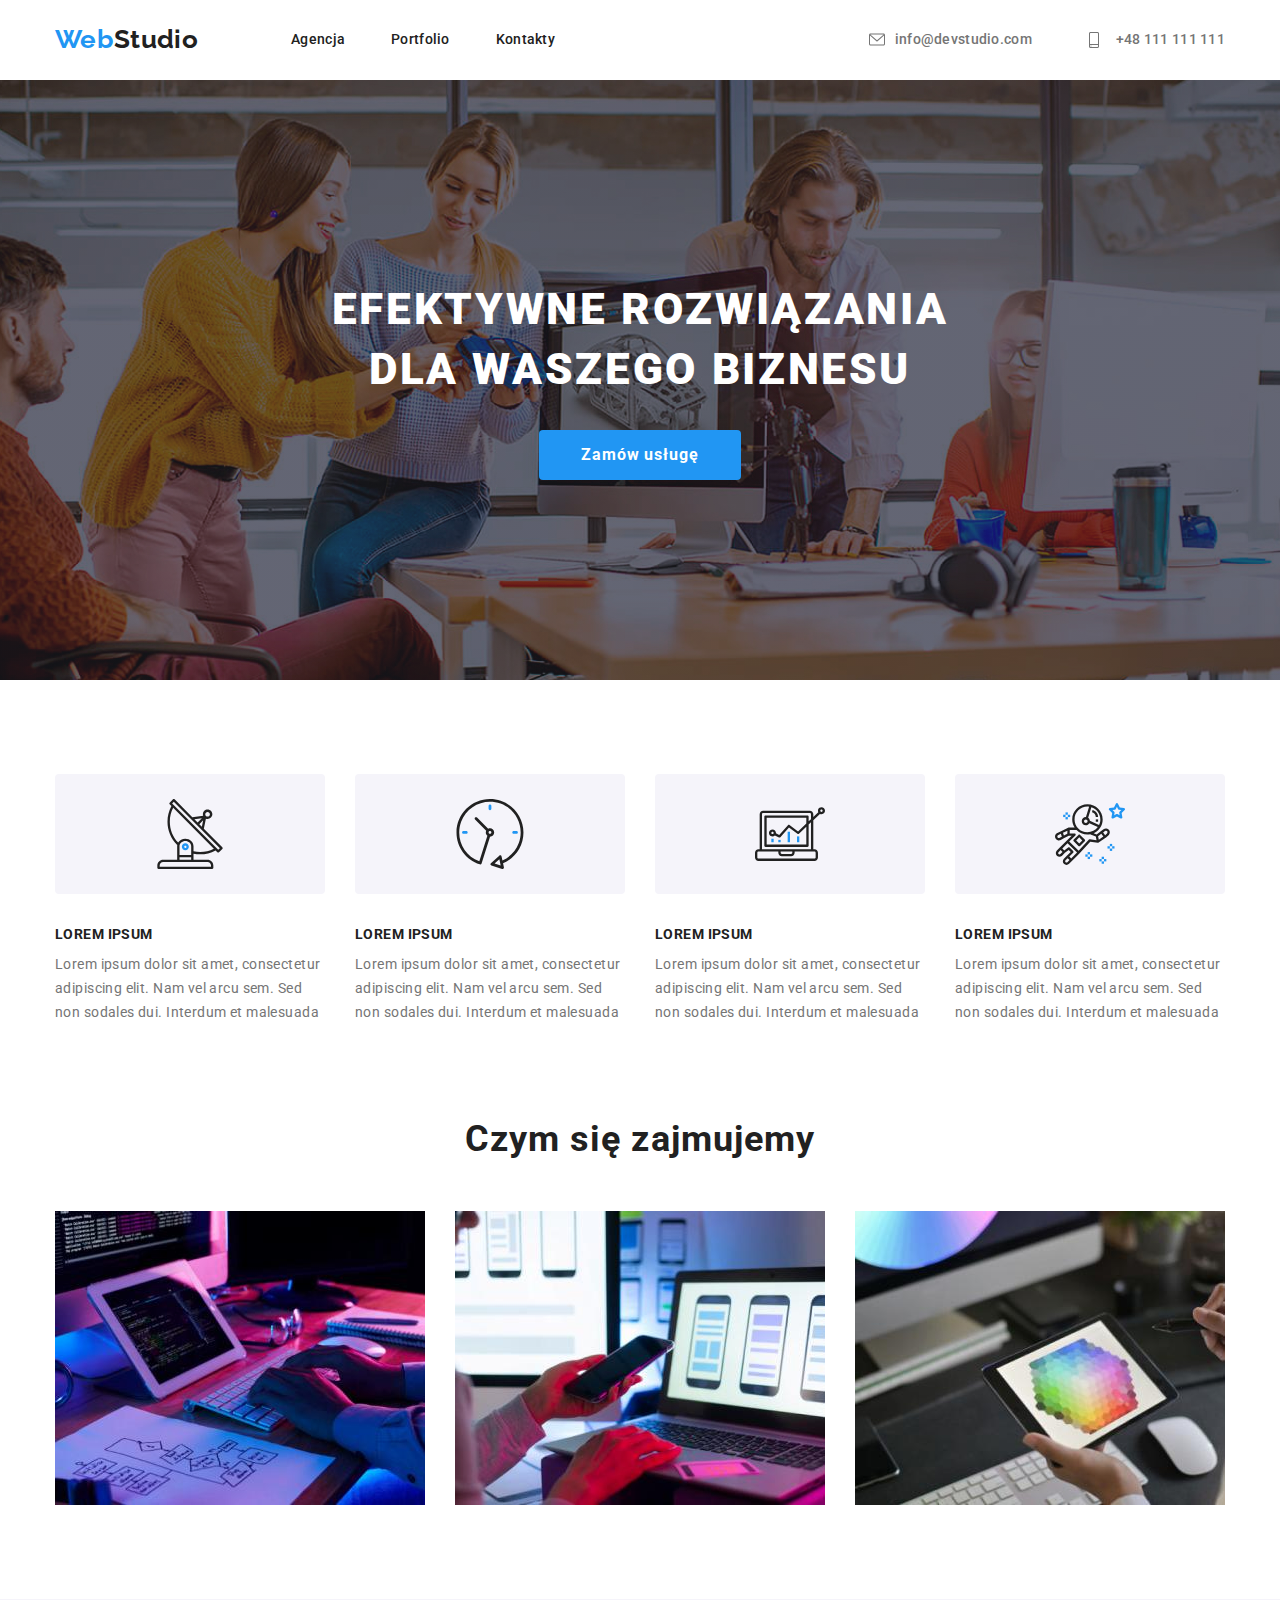
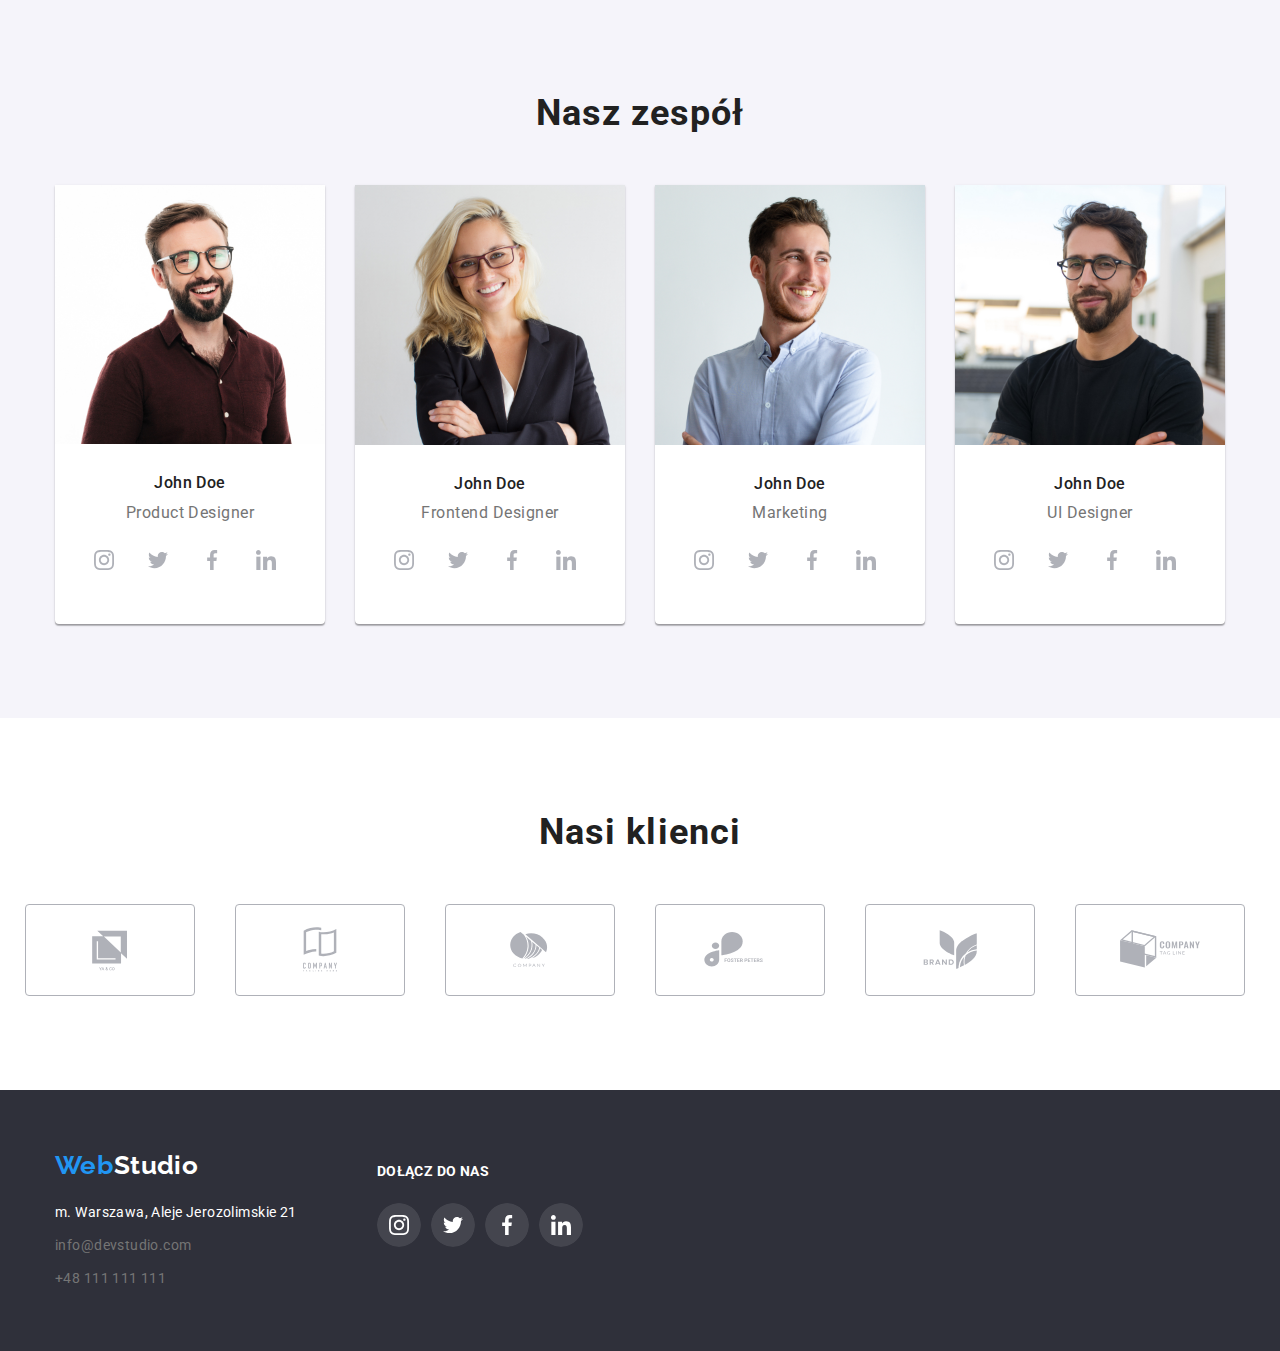
<file: index.html>
<!DOCTYPE html>
<html lang="pl">
	<head>
		<meta charset="UTF-8" />
		<meta http-equiv="X-UA-Compatible" content="IE=edge" />
		<meta name="viewport" content="width=device-width, initial-scale=1.0" />
		<link
			rel="stylesheet"
			href="https://cdnjs.cloudflare.com/ajax/libs/modern-normalize/1.0.0/modern-normalize.min.css"
		/>
		<link rel="stylesheet" href="./css/styles.css" />
		<link rel="preconnect" href="https://fonts.googleapis.com" />
		<link rel="preconnect" href="https://fonts.gstatic.com" crossorigin />
		<link
			href="https://fonts.googleapis.com/css2?family=Raleway:wght@700&family=Roboto:wght@400;500;700;900&display=swap"
			rel="stylesheet"
		/>
		<title>goit-markup-hw-04</title>
	</head>
	<body>
		<div class="container">
			<header class="header">
				<a class="logo-header" href="index.html">
					Web
					<span class="logo-black">Studio</span>
				</a>
				<nav>
					<ul class="navigation">
						<li><a class="navigation-link" href="index.html">Agencja</a></li>
						<li><a class="navigation-link" href="portfolio.html">Portfolio</a></li>
						<li><a class="navigation-link" href="index.html">Kontakty</a></li>
					</ul>
				</nav>
				<div class="contacts">
					<a class="contact-mail-header" href="info@devstudio.com">
						<svg class="mail-icon" width="16" height="21">
							<use href="images\icons.svg#icon-envelope"></use>
						</svg>
						info@devstudio.com
					</a>
					<a class="contact-phone-header" href="+48111111111">
						<svg class="phone-icon" width="24" height="16">
							<use href="images\icons.svg#icon-smartphone"></use>
						</svg>
						+48 111 111 111
					</a>
				</div>
			</header>
		</div>

		<main>
			<section class="banner">
				<div class="container">
					<h1 class="banner-text">EFEKTYWNE ROZWIĄZANIA DLA WASZEGO BIZNESU</h1>
					<button class="banner-button" type="button">Zamów usługę</button>
				</div>
			</section>

			<section class="lorem-section">
				<div class="container">
					<ul class="lorem-list">
						<li class="lorem-article">
							<svg class="lorem-icon" width="70" height="70">
								<use href="images\icons.svg#icon-antenna"></use>
							</svg>
							<h3 class="lorem4header">LOREM IPSUM</h3>
							<p class="lorem4text">
								Lorem ipsum dolor sit amet, consectetur adipiscing elit. Nam vel arcu sem. Sed non sodales dui. Interdum
								et malesuada
							</p>
						</li>
						<li class="lorem-article">
							<svg class="lorem-icon" width="70" height="70">
								<use href="images\icons.svg#icon-clock"></use>
							</svg>
							<h3 class="lorem4header">LOREM IPSUM</h3>
							<p class="lorem4text">
								Lorem ipsum dolor sit amet, consectetur adipiscing elit. Nam vel arcu sem. Sed non sodales dui. Interdum
								et malesuada
							</p>
						</li>
						<li class="lorem-article">
							<svg class="lorem-icon" width="70" height="70">
								<use href="images\icons.svg#icon-diagram"></use>
							</svg>
							<h3 class="lorem4header">LOREM IPSUM</h3>
							<p class="lorem4text">
								Lorem ipsum dolor sit amet, consectetur adipiscing elit. Nam vel arcu sem. Sed non sodales dui. Interdum
								et malesuada
							</p>
						</li>
						<li class="lorem-article">
							<svg class="lorem-icon" width="70" height="70">
								<use href="images\icons.svg#icon-astronaut"></use>
							</svg>
							<h3 class="lorem4header">LOREM IPSUM</h3>
							<p class="lorem4text">
								Lorem ipsum dolor sit amet, consectetur adipiscing elit. Nam vel arcu sem. Sed non sodales dui. Interdum
								et malesuada
							</p>
						</li>
					</ul>
				</div>
			</section>

			<section class="jobs-section">
				<div class="container">
					<h2 class="what-we-do">Czym się zajmujemy</h2>
					<ul class="jobs-list">
						<li>
							<img
								src="images/close-up-image-programer-working-his-desk-office.jpg"
								alt="close-up-image-programer-working-his-desk-office"
								width="370"
								height="294"
							/>
						</li>
						<li>
							<img
								src="images/web-ui-designers-are-developing-application-smartphones-team-creators-is-working-interface-mobile-phones.jpg"
								alt="web-ui-designers-are-developing-application-smartphones-team-creators-is-working-interface-mobile-phones"
								width="370"
								height="294"
							/>
						</li>
						<li>
							<img
								src="images/creative-artist-web-design-with-working-colour-selection-graphic-tablet.jpg"
								alt="creative-artist-web-design-with-working-colour-selection-graphic-tablet"
								width="370"
								height="294"
							/>
						</li>
					</ul>
				</div>
			</section>

			<section class="staff-section">
				<div class="container">
					<h2 class="our-staff">Nasz zespół</h2>
					<ul class="workplace-list">
						<li class="workplace">
							<img
								src="images/john_doe_product_designer.jpg"
								alt="john_doe_product_designer"
								width="270"
								height="260"
							/>
							<div class="staff-workplace">
								<h3 class="staff-names">John Doe</h3>
								<p class="staff-position">Product Designer</p>

								<ul class="social">
									<li>
										<a href="" class="social-links">
											<svg class="social-icon">
												<use href="images\icons.svg#icon-instagram_icon_clear"></use>
											</svg>
										</a>
									</li>

									<li>
										<a href="" class="social-links">
											<svg class="social-icon">
												<use href="images\icons.svg#icon-twitter_icon_clear"></use>
											</svg>
										</a>
									</li>

									<li>
										<a href="" class="social-links">
											<svg class="social-icon">
												<use href="images\icons.svg#icon-facebook_icon_clear"></use>
											</svg>
										</a>
									</li>

									<li>
										<a href="" class="social-links">
											<svg class="social-icon">
												<use href="images\icons.svg#icon-lindedin_icon_clear"></use>
											</svg>
										</a>
									</li>
								</ul>
							</div>
						</li>
						<li class="workplace">
							<img
								src="images/john_doe_fronted_developer.jpg"
								alt="john_doe_product_designer"
								width="270"
								height="260"
							/>
							<div class="staff-workplace">
								<h3 class="staff-names">John Doe</h3>
								<p class="staff-position">Frontend Designer</p>
								<ul class="social">
									<li class="social-item">
										<a href="" class="social-links">
											<svg class="social-icon">
												<use href="images\icons.svg#icon-instagram_icon_clear"></use>
											</svg>
										</a>
									</li>

									<li class="social-item">
										<a href="" class="social-links">
											<svg class="social-icon">
												<use href="images\icons.svg#icon-twitter_icon_clear"></use>
											</svg>
										</a>
									</li>

									<li class="social-item">
										<a href="" class="social-links">
											<svg class="social-icon">
												<use href="images\icons.svg#icon-facebook_icon_clear"></use>
											</svg>
										</a>
									</li>

									<li class="social-item">
										<a href="" class="social-links">
											<svg class="social-icon">
												<use href="images\icons.svg#icon-lindedin_icon_clear"></use>
											</svg>
										</a>
									</li>
								</ul>
							</div>
						</li>
						<li class="workplace">
							<img src="images/john_doe_marketing.jpg" alt="john_doe_marketing" width="270" height="260" />
							<div class="staff-workplace">
								<h3 class="staff-names">John Doe</h3>
								<p class="staff-position">Marketing</p>
								<ul class="social">
									<li class="social-item">
										<a href="" class="social-links">
											<svg class="social-icon">
												<use href="images\icons.svg#icon-instagram_icon_clear"></use>
											</svg>
										</a>
									</li>

									<li class="social-item">
										<a href="" class="social-links">
											<svg class="social-icon">
												<use href="images\icons.svg#icon-twitter_icon_clear"></use>
											</svg>
										</a>
									</li>

									<li class="social-item">
										<a href="" class="social-links">
											<svg class="social-icon">
												<use href="images\icons.svg#icon-facebook_icon_clear"></use>
											</svg>
										</a>
									</li>

									<li class="social-item">
										<a href="" class="social-links">
											<svg class="social-icon">
												<use href="images\icons.svg#icon-lindedin_icon_clear"></use>
											</svg>
										</a>
									</li>
								</ul>
							</div>
						</li>
						<li class="workplace">
							<img src="images/john_doe_ui_designer.jpg" alt="john_ui_designer" width="270" height="260" />
							<div class="staff-workplace">
								<h3 class="staff-names">John Doe</h3>
								<p class="staff-position">UI Designer</p>
								<ul class="social">
									<li class="social-item">
										<a href="" class="social-links">
											<svg class="social-icon">
												<use href="images\icons.svg#icon-instagram_icon_clear"></use>
											</svg>
										</a>
									</li>

									<li class="social-item">
										<a href="" class="social-links">
											<svg class="social-icon">
												<use href="images\icons.svg#icon-twitter_icon_clear"></use>
											</svg>
										</a>
									</li>

									<li class="social-item">
										<a href="" class="social-links">
											<svg class="social-icon">
												<use href="images\icons.svg#icon-facebook_icon_clear"></use>
											</svg>
										</a>
									</li>

									<li class="social-item">
										<a href="" class="social-links">
											<svg class="social-icon">
												<use href="images\icons.svg#icon-lindedin_icon_clear"></use>
											</svg>
										</a>
									</li>
								</ul>
							</div>
						</li>
					</ul>
				</div>
			</section>
		</main>

		<section class="customers">
			<div class="container">
				<h2 class="our-customers">Nasi klienci</h2>
				<ul class="firm-list">
					<li>
						<a href="" class="firm-item">
							<svg class="firm-logo">
								<use href="images\icons.svg#icon-client_logo_first"></use>
							</svg>
						</a>
					</li>

					<li>
						<a href="" class="firm-item">
							<svg class="firm-logo">
								<use href="images\icons.svg#icon-client_logo_second"></use>
							</svg>
						</a>
					</li>

					<li>
						<a href="" class="firm-item">
							<svg class="firm-logo">
								<use href="images\icons.svg#icon-client_logo_third"></use>
							</svg>
						</a>
					</li>

					<li>
						<a href="" class="firm-item">
							<svg class="firm-logo">
								<use href="images\icons.svg#icon-client_logo_fourth"></use>
							</svg>
						</a>
					</li>

					<li>
						<a href="" class="firm-item">
							<svg class="firm-logo">
								<use href="images\icons.svg#icon-client_logo_fifth"></use>
							</svg>
						</a>
					</li>

					<li>
						<a href="" class="firm-item">
							<svg class="firm-logo">
								<use href="images\icons.svg#icon-client_logo_sixth"></use>
							</svg>
						</a>
					</li>
				</ul>
			</div>
		</section>

		<footer class="footer">
			<div class="container">
				<div class="footer-section">
					<div class="footer-address">
						<a class="logo-footer" href="index.html">
							Web
							<span class="logo-white">Studio</span>
						</a>
						<address>
							<ul class="address">
								<li class="contacts-lists">
									<a href="https://goo.gl/maps/r6bCJQhEKpcZBL9J8" target="_blank">
										<span class="localization-address">m. Warszawa, Aleje Jerozolimskie 21</span>
									</a>
								</li>
								<li class="contacts-lists">
									<a href="index.html"><span class="contact-mail-footer">info@devstudio.com</span></a>
								</li>
								<li class="contacts-lists">
									<a href="index.html"><span class="contact-phone-footer">+48 111 111 111</span></a>
								</li>
							</ul>
						</address>
					</div>
					<div class="footer-medias-links">
						<div class="container-social-link">
							<h3 class="footer-title-join-us">DOŁĄCZ DO NAS</h3>
							<ul class="footer-medias">
								<li>
									<a href="" class="footer-social-item">
										<svg class="footer-social-icon">
											<use href="images\icons.svg#icon-instagram_icon_footer"></use>
										</svg>
									</a>
								</li>
								<li>
									<a href="" class="footer-social-item">
										<svg class="footer-social-icon">
											<use href="images\icons.svg#icon-twitter_icon_footer"></use>
										</svg>
									</a>
								</li>
								<li>
									<a href="" class="footer-social-item">
										<svg class="footer-social-icon">
											<use href="images\icons.svg#icon-facebook_icon_footer"></use>
										</svg>
									</a>
								</li>
								<li>
									<a href="" class="footer-social-item">
										<svg class="footer-social-icon">
											<use href="images\icons.svg#icon-lindedin_icon_footer"></use>
										</svg>
									</a>
								</li>
							</ul>
						</div>
					</div>
				</div>
			</div>
		</footer>
	</body>
</html>
</file>
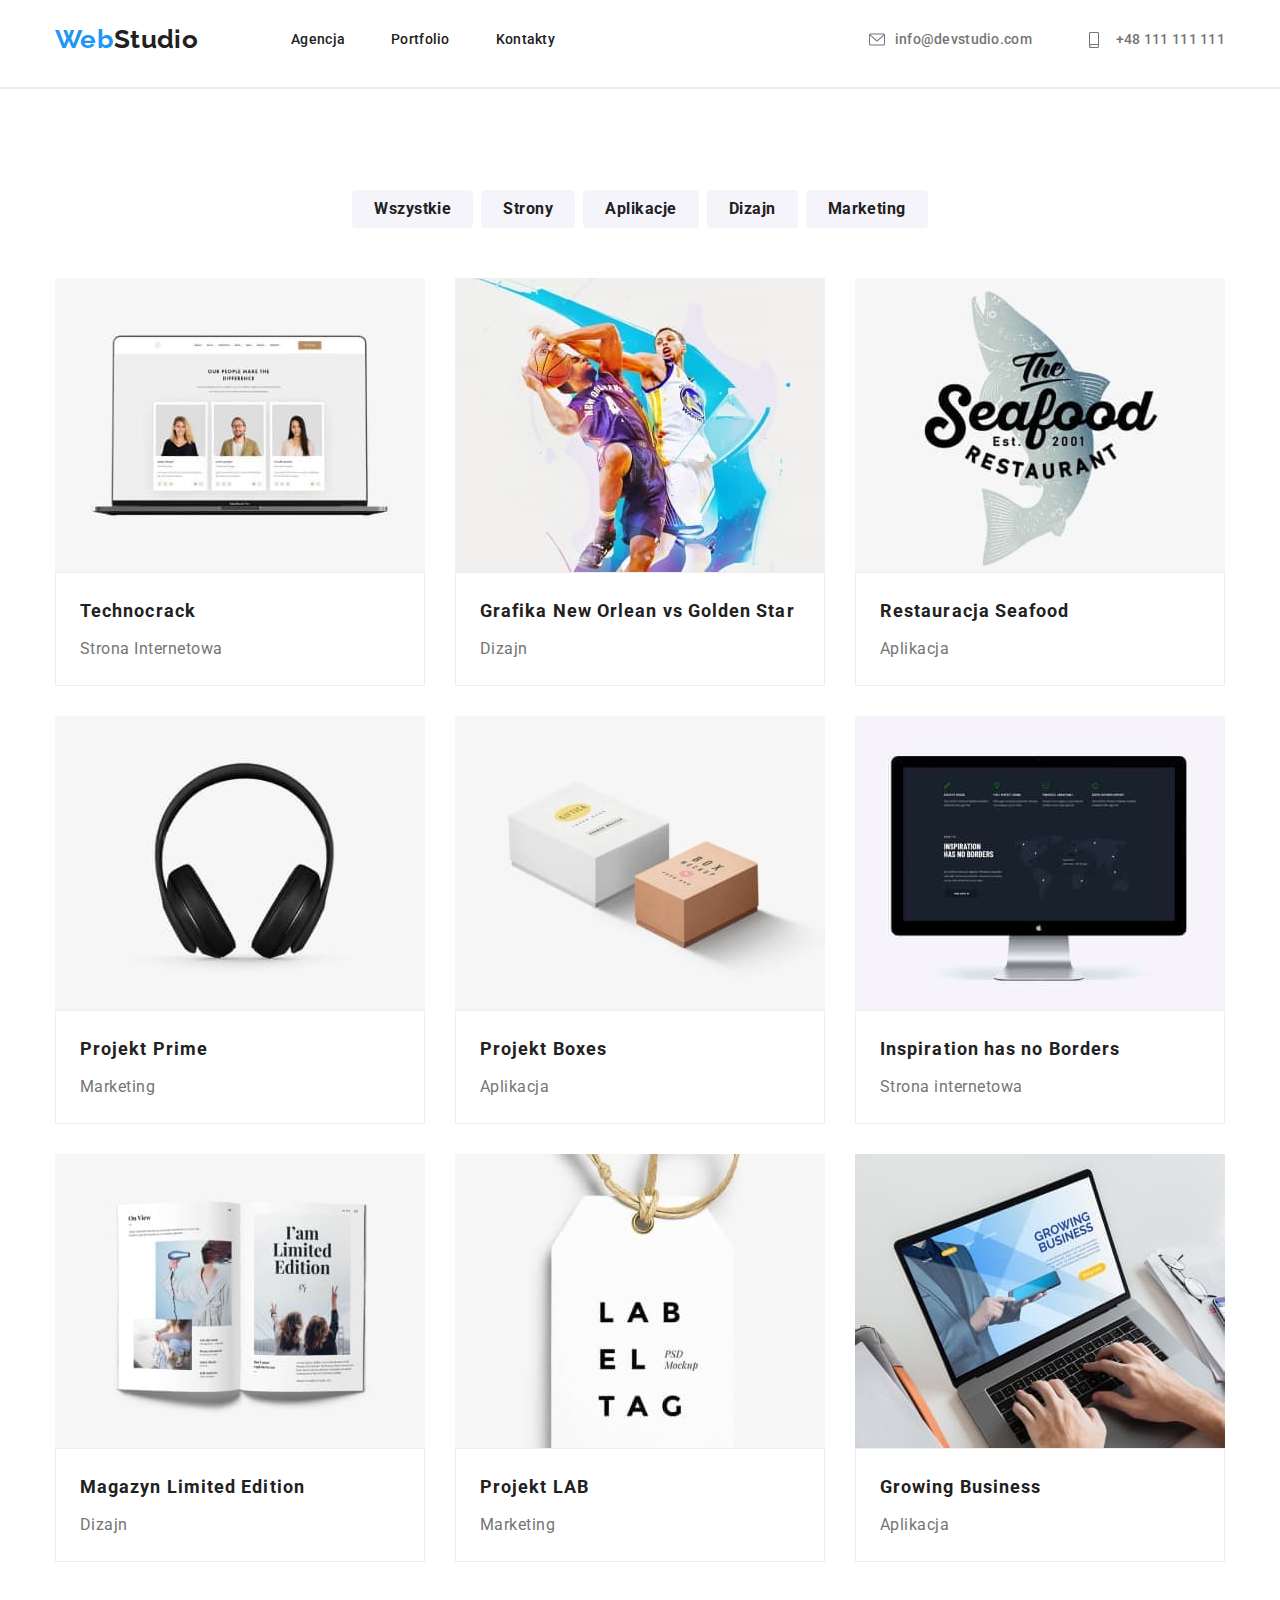
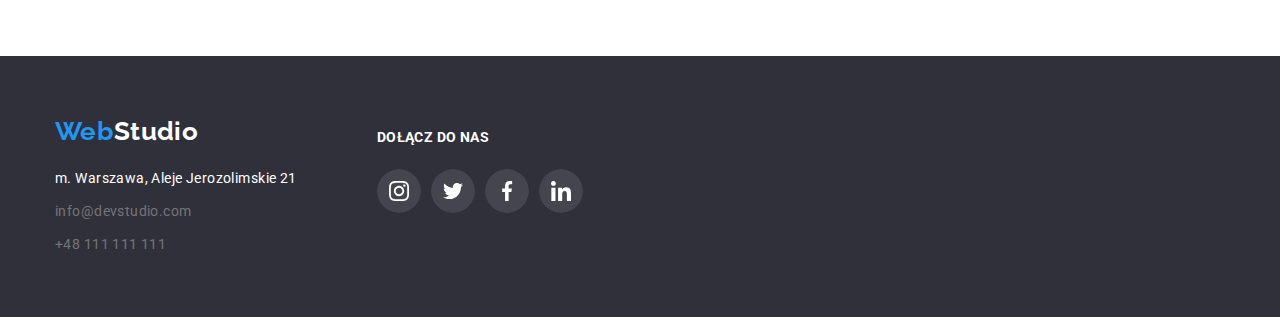
<file: portfolio.html>
<!DOCTYPE html>
<html lang="pl">
	<head>
		<meta charset="UTF-8" />
		<meta http-equiv="X-UA-Compatible" content="IE=edge" />
		<meta name="viewport" content="width=device-width, initial-scale=1.0" />
		<link
			rel="stylesheet"
			href="https://cdnjs.cloudflare.com/ajax/libs/modern-normalize/1.0.0/modern-normalize.min.css"
		/>
		<link rel="stylesheet" href="./css/styles.css" />
		<link rel="preconnect" href="https://fonts.googleapis.com" />
		<link rel="preconnect" href="https://fonts.gstatic.com" crossorigin />
		<link
			href="https://fonts.googleapis.com/css2?family=Raleway:wght@700&family=Roboto:wght@400;500;700;900&display=swap"
			rel="stylesheet"
		/>
		<title>goit-markup-hw-04</title>
	</head>
	<body>
		<div class="container">
			<header class="header">
				<a class="logo-header" href="index.html">
					Web
					<span class="logo-black">Studio</span>
				</a>
				<nav>
					<ul class="navigation">
						<li><a class="navigation-link" href="index.html">Agencja</a></li>
						<li><a class="navigation-link" href="portfolio.html">Portfolio</a></li>
						<li><a class="navigation-link" href="index.html">Kontakty</a></li>
					</ul>
				</nav>
				<div class="contacts">
					<a class="contact-mail-header" href="info@devstudio.com">
						<svg class="mail-icon" width="16" height="21">
							<use href="images\icons.svg#icon-envelope"></use>
						</svg>
						info@devstudio.com
					</a>
					<a class="contact-phone-header" href="+48111111111">
						<svg class="phone-icon" width="24" height="16">
							<use href="images\icons.svg#icon-smartphone"></use>
						</svg>
						+48 111 111 111
					</a>
				</div>
			</header>
		</div>

		<main>
			<hr />
			<section>
				<div class="container">
					<h1 class="visually-hidden">portfolio</h1>
					<ul class="menu-buttons">
						<li><button class="portfolio-button" type="button">Wszystkie</button></li>
						<li><button class="portfolio-button" type="button">Strony</button></li>
						<li><button class="portfolio-button" type="button">Aplikacje</button></li>
						<li><button class="portfolio-button" type="button">Dizajn</button></li>
						<li><button class="portfolio-button" type="button">Marketing</button></li>
					</ul>

					<ul class="grid-tile-set">
						<li class="tile">
							<img
								src="./images/technocrack.jpg"
								alt="portfolio_presentation_of_staff_in_firm"
								width="370"
								height="294"
							/>
							<div class="tile-text">
								<h2 class="tile-header" lang="en">Technocrack</h2>
								<p class="tile-subheader">Strona Internetowa</p>
							</div>
						</li>

						<li class="tile">
							<img
								src="./images/new_orlean_vs_golden_star.jpg"
								alt="graphics_of_two_basketball_players_from_opposites_teams"
								width="370"
								height="294"
							/>
							<div class="tile-text">
								<h2 class="tile-header">Grafika New Orlean vs Golden Star</h2>
								<p class="tile-subheader">Dizajn</p>
							</div>
						</li>

						<li class="tile">
							<img src="./images/seafood_restaurant.jpg" alt="logo_of_seafood_restaurant" width="370" height="294" />

							<div class="tile-text">
								<h2 class="tile-header">Restauracja Seafood</h2>
								<p class="tile-subheader">Aplikacja</p>
							</div>
						</li>

						<li class="tile">
							<img src="./images/project_prime.jpg" alt="image_of_black_headphones" width="370" height="294" />

							<div class="tile-text">
								<h2 class="tile-header">Projekt Prime</h2>
								<p class="tile-subheader">Marketing</p>
							</div>
						</li>

						<li class="tile">
							<img
								src="./images/project_boxes.jpg"
								alt="graphic_of_two_boxes_with_different_shapes_and_colours"
								width="370"
								height="294"
							/>

							<div class="tile-text">
								<h2 class="tile-header">Projekt Boxes</h2>
								<p class="tile-subheader">Aplikacja</p>
							</div>
						</li>

						<li class="tile">
							<img
								src="./images/inspiration_has_no_borders.jpg"
								alt="computer_screen_with_worldwide_map"
								width="370"
								height="294"
							/>
							<div class="tile-text">
								<h2 class="tile-header" lang="en">Inspiration has no Borders</h2>
								<p class="tile-subheader">Strona internetowa</p>
							</div>
						</li>

						<li class="tile">
							<img
								src="./images/magazyn_limited_edition.jpg"
								alt="paper_magazine_with_title_limited_edition"
								width="370"
								height="294"
							/>
							<div class="tile-text">
								<h2 class="tile-header">Magazyn Limited Edition</h2>
								<p class="tile-subheader">Dizajn</p>
							</div>
						</li>

						<li class="tile">
							<img
								src="./images/projekt_lab.jpg"
								alt="picture_of_white_label_with_words_label_tag"
								width="370"
								height="294"
							/>
							<div class="tile-text">
								<h2 class="tile-header">Projekt LAB</h2>
								<p class="tile-subheader">Marketing</p>
							</div>
						</li>

						<li class="tile">
							<img
								src="./images/growing_business.jpg"
								alt="man_usign_a_laptop_screen_about_growing_business_in_firm"
								width="370"
								height="294"
							/>
							<div class="tile-text">
								<h2 class="tile-header" lang="en">Growing Business</h2>
								<p class="tile-subheader">Aplikacja</p>
							</div>
						</li>
					</ul>
				</div>
			</section>
		</main>

		<footer class="footer">
			<div class="container">
				<div class="footer-section">
					<div class="footer-address">
						<a class="logo-footer" href="index.html">
							Web
							<span class="logo-white">Studio</span>
						</a>
						<address>
							<ul class="address">
								<li class="contacts-lists">
									<a href="https://goo.gl/maps/r6bCJQhEKpcZBL9J8" target="_blank">
										<span class="localization-address">m. Warszawa, Aleje Jerozolimskie 21</span>
									</a>
								</li>
								<li class="contacts-lists">
									<a href="index.html"><span class="contact-mail-footer">info@devstudio.com</span></a>
								</li>
								<li class="contacts-lists">
									<a href="index.html"><span class="contact-phone-footer">+48 111 111 111</span></a>
								</li>
							</ul>
						</address>
					</div>
					<div class="footer-medias-links">
						<div class="container-social-link">
							<h3 class="footer-title-join-us">DOŁĄCZ DO NAS</h3>
							<ul class="footer-medias">
								<li>
									<a href="" class="footer-social-item">
										<svg class="footer-social-icon">
											<use href="images\icons.svg#icon-instagram_icon_footer"></use>
										</svg>
									</a>
								</li>
								<li>
									<a href="" class="footer-social-item">
										<svg class="footer-social-icon">
											<use href="images\icons.svg#icon-twitter_icon_footer"></use>
										</svg>
									</a>
								</li>
								<li>
									<a href="" class="footer-social-item">
										<svg class="footer-social-icon">
											<use href="images\icons.svg#icon-facebook_icon_footer"></use>
										</svg>
									</a>
								</li>
								<li>
									<a href="" class="footer-social-item">
										<svg class="footer-social-icon">
											<use href="images\icons.svg#icon-lindedin_icon_footer"></use>
										</svg>
									</a>
								</li>
							</ul>
						</div>
					</div>
				</div>
			</div>
		</footer>
	</body>
</html>
</file>
<file: css/styles.css>
:root {
	--background-color: #e5e5e5;
	--main-color: #212121;
	--secondary-color: #757575;
	--logo-color: #2196f3;
	--button-background-color: #f5f4fa;
	--main-font: Roboto, sans-serif;
	--line-color: #ececec;
	--footer-text-color: rgba(255, 255, 255, 0.6);
	--icon-color: #afb1b8;
	--footer-color: #2f303a;
	--secondary-background-color: #ffffff;
	--border-tile-color: #eeeeee;
	--temporary-color: aqua;
}

h1,
h2,
h3,
h4,
h5,
h6,
p {
	margin: 0px;
}

img {
	display: block;
	max-width: 100%;
	height: auto;
}

ul,
ol {
	list-style: none;
	padding-left: 0;
	margin: 0;
}

section {
	padding-top: 94px;
	padding-bottom: 94px;
}

body {
	font-family: var(--main-font);
	color: var(--main-color);
	font-size: 14px;
	letter-spacing: 0.03em;
	background-color: var(--secondary-background-color);
}

.container {
	margin-left: auto;
	margin-right: auto;
	padding-left: 15px;
	padding-right: 15px;
	width: 1200px;
}

.header {
	display: flex;
	height: 80px;
	align-items: center;
	border-bottom: 1px solid var(--secondary-background-color);
}

.logo-header {
	font-family: "Raleway";
	font-style: normal;
	font-weight: 700;
	font-size: 26px;
	line-height: 1.19;
	color: var(--logo-color);
	text-decoration: none;
	word-spacing: -6px;
}

.logo-black {
	color: var(--main-color);
}

.logo-white {
	color: var(--secondary-background-color);
}

nav {
	margin-left: 93px;
}

.navigation-link:hover,
.navigation-link:focus {
	color: var(--logo-color);
}

.navigation {
	display: flex;
	gap: 46px;
}

.navigation-link {
	display: block;
	text-decoration: none;
	font-weight: 500;
	line-height: 1.14;
	letter-spacing: 0.02em;
	color: var(--main-color);
	padding: 32px 0;
}

.contacts {
	display: flex;
	gap: 50px;
	margin-left: auto;
}

.contact-mail-header {
	display: inline-flex;
	align-items: center;
	font-weight: 500;
	line-height: 1.14;
	letter-spacing: 0.02em;
	color: var(--secondary-color);
}

.mail-icon {
	margin-right: 10px;
	fill: var(--secondary-color);
}

.mail-icon:hover {
	fill: var(--logo-color);
}

.phone-icon {
	margin-right: 10px;
	fill: var(--secondary-color);
}

.phone-icon:hover {
	fill: var(--logo-color);
}

.contact-phone-header {
	display: inline-flex;
	align-items: center;
	font-weight: 500;
	line-height: 1.14;
	letter-spacing: 0.02em;
	color: var(--secondary-color);
}

.contact-phone-header:hover .phone-icon {
	fill: var(--logo-color);
}

.contact-mail-header:hover .mail-icon {
	fill: var(--logo-color);
}

.contact-phone-header:focus .phone-icon {
	fill: var(--logo-color);
}

.contact-mail-header:focus .mail-icon {
	fill: var(--logo-color);
}

hr {
	border: 1px solid var(--line-color);
}

.banner {
	max-width: 1600px;
	height: 600px;
	margin-left: auto;
	margin-right: auto;
	text-align: center;
	background-image: linear-gradient(rgba(47, 48, 58, 0.4), rgba(47, 48, 58, 0.4)), url(../images/img_behind_banner.jpg);
	background-repeat: no-repeat;
	background-position: center;
	background-size: cover;
	padding-top: 200px;
	padding-bottom: 200px;
}

.banner-text {
	font-weight: 900;
	font-size: 44px;
	line-height: 1.36;
	text-align: center;
	letter-spacing: 0.06em;
	text-transform: uppercase;
	width: 696px;
	margin: 0 auto;
	margin-bottom: 30px;
	color: var(--secondary-background-color);
}

.banner-button {
	font-weight: 700;
	font-size: 16px;
	line-height: 1.88;
	background-color: var(--logo-color);
	color: var(--secondary-background-color);
	cursor: pointer;
	text-align: center;
	letter-spacing: 0.06em;
	border: none;
	min-width: 200px;
	border-radius: 4px;
	padding: 10px 42px;
}

.banner-button:hover {
	background-color: var(--logo-color);
	color: var(--secondary-text-color);
	box-shadow: 0px 4px 4px rgba(0, 0, 0, 0.15);
	cursor: pointer;
}

.menu-buttons {
	display: flex;
	gap: 8px;
	justify-content: center;
	margin-bottom: 50px;
}

ul {
	list-style-type: none;
	padding: 0;
	margin: 0;
}

.grid-tile-set {
	display: flex;
	flex-wrap: wrap;
	gap: 30px;
}

.tile {
	width: 370px;
}

.tile:hover,
.tile:focus {
	box-shadow: 0px 1px 1px rgba(0, 0, 0, 0.12), 0px 4px 4px rgba(0, 0, 0, 0.06), 1px 4px 6px rgba(0, 0, 0, 0.16);
}

.portfolio-button {
	font-family: "Roboto";
	font-weight: 700;
	font-size: 16px;
	line-height: 1.62;
	letter-spacing: 0.03em;

	padding: 6px 22px;
	cursor: pointer;
	color: var(--main-color);
	border-radius: 4px;
	border-color: var(--button-background-color);
	background-color: var(--button-background-color);
	border: none;
}

.portfolio-button:hover,
.portfolio-button:focus {
	color: var(--secondary-background-color);
	background-color: var(--logo-color);
}

.tile-text {
	border: 1px solid var(--border-tile-color);
	padding: 20px 24px;
}

.tile-header {
	font-weight: 700;
	font-size: 18px;
	line-height: 2;
	letter-spacing: 0.06em;
	margin-bottom: 4px;
}

.tile-subheader {
	font-weight: 400;
	font-size: 16px;
	line-height: 2;
	letter-spacing: 0.03em;
	color: var(--secondary-color);
}

.logo-footer {
	font-family: "Raleway";
	font-style: normal;
	font-weight: 700;
	font-size: 26px;
	line-height: 1.19;
	color: var(--logo-color);
	text-decoration: none;
	word-spacing: -6px;
}

.localization-address {
	font-weight: 400;
	line-height: 1.71;
	color: var(--secondary-background-color);
}

.contact-mail-footer {
	font-weight: 400;
	line-height: 1.71;

	color: var(--secondary-color);
	margin-bottom: 9px;
}

.contact-phone-footer {
	font-weight: 400;
	line-height: 1.71;
	color: var(--secondary-color);
	margin-bottom: 9px;
}

.lorem-section {
	padding-bottom: 0px;
}

.lorem-list {
	display: flex;
	gap: 30px;
}

.lorem-icon {
	background-color: var(--button-background-color);
	border-radius: 4px;
	width: 270px;
	height: 120px;
	padding: 25px;
	margin-bottom: 30px;
}

.lorem-article {
	width: 270px;
	height: 251px;
}

.lorem4header {
	font-weight: 700;
	font-size: 14px;
	line-height: 1.14;
	letter-spacing: 0.03em;
	text-transform: uppercase;
	color: var(--main-color);
	margin-bottom: 10px;
}

.lorem4text {
	line-height: 1.71;
	color: var(--secondary-color);
	width: 270px;
}

.jobs-section {
	padding: 94px 0;
}

.what-we-do {
	font-weight: 700;
	font-size: 36px;
	line-height: 1.16;
	letter-spacing: 0.03em;
	text-align: center;
	color: var(--main-color);
	margin-bottom: 50px;
}

.jobs-list {
	display: flex;
	gap: 30px;
	justify-content: center;
}

.staff-section {
	margin: 0px;
	background-color: var(--button-background-color);
}

.our-staff {
	font-weight: 700;
	font-size: 36px;
	line-height: 1.16;
	letter-spacing: 0.03em;
	text-align: center;
	margin-bottom: 50px;
}

.workplace-list {
	display: flex;
	gap: 30px;
	justify-content: center;
	align-items: center;
}

.workplace {
	background-color: var(--secondary-background-color);
	border-radius: 10px;
	box-shadow: 0px 1px 3px rgba(0, 0, 0, 0.12), 0px 1px 1px rgba(0, 0, 0, 0.14), 0px 2px 1px rgba(0, 0, 0, 0.2);
	border-radius: 0px 0px 4px 4px;
}

.staff-workplace {
	padding-top: 30px;
	padding-bottom: 30px;
	text-align: center;
}

.staff-names {
	font-weight: 500;
	font-size: 16px;
	line-height: 1.18;
	letter-spacing: 0.03em;
	color: var(--main-color);
	margin-bottom: 10px;
}

.staff-position {
	font-weight: 400;
	font-size: 16px;
	line-height: 1.19;
	letter-spacing: 0.03em;
	color: var(--secondary-color);
}

.social {
	display: flex;
	height: 56px;
	justify-content: center;
	margin-top: 16px;
	margin-left: auto;
	margin-right: auto;
}

/* .social-item {
	display: flex;
	width: 44px;
	height: 44px;
	border-radius: 50%;
	margin-right: 10px;
} */

.social-links {
	display: flex;
	justify-content: center;
	align-items: center;
	width: 44px;
	height: 44px;
	border-radius: 50%;
	margin-right: 10px;
	cursor: pointer;
	fill: var(--icon-color);
}

.social-icon {
	align-items: center;
	width: 20px;
	height: 20px;

}

.social-links:hover,
.social-links:focus {
	cursor: pointer;
	background-color: var(--logo-color);
	fill: var(--secondary-background-color);
	width: 44px;
	height: 44px;
	border-radius: 50%;
	margin-right: 10px;
}

.social-links:hover .social-icon {
	fill: var(--secondary-background-color);
	background-color: var(--logo-color);

}

.social-item:focus .social-icon {
	fill: var(--secondary-background-color);
	background-color: var(--logo-color);
	width: 44px;
	height: 44px;
	border-radius: 50%;
	margin-right: 10px;
}

.customers {
	padding: 94px 0;
}

.our-customers {
	font-weight: 700;
	font-size: 36px;
	line-height: 1.16;
	letter-spacing: 0.03em;
	text-align: center;
	color: var(--main-color);
	margin-bottom: 50px;
}

.firm-list {
	display: flex;
	gap: 30px;
	justify-content: center;
}

.firm-item {
	display: flex;
	width: 170px;
	height: 92px;
	border: 1px solid var(--icon-color);
	border-radius: 4px;
	margin-right: 10px;
}

.firm-item {
	fill: var(--icon-color);
}

.firm-item:hover,
.firm-item:focus {
	cursor: pointer;
	fill: var(--logo-color);
}

a:link {
	text-decoration: none;
}

a:hover {
	color: var(--logo-color);
}

a:focus {
	color: var(--logo-color);
}

a:active {
	color: transparent;
}

.footer {
	background-color: var(--footer-color);
	padding-top: 60px;
	padding-bottom: 60px;
}

/* sekcja footer jest podzielona na dwie pod-sekcje divowe by łatwiej było je rozmieścić */

.footer-section {
	display: flex;
	align-self: baseline;
}

.footer-address {
	margin-right: 70px;
}

address {
	font-style: normal;
	margin-top: 20px;
}

.container-social-link {
	display: inline-block;
	margin: 10px;
}

.footer-title-join-us {
	margin-top: 0px;
	margin-bottom: 20px;
	font-family: "Roboto";
	font-weight: 700;
	font-size: 14px;
	line-height: 1.62;
	letter-spacing: 0.03em;
	color: var(--secondary-background-color);
}

.footer-medias {
	display: flex;
	justify-content: space-between;
	height: 44px;
	width: 206px;
	margin-left: auto;
	margin-right: auto;
	margin-bottom: 30px;
	cursor: pointer;
}

.footer-social-item {
	display: flex;
	width: 44px;
	height: 44px;
	margin-right: 10px;
}

.footer-social-icon {
	align-items: center;
	width: 44px;
	height: 44px;
	border-radius: 50%;
}

.footer-social-item:hover .footer-social-icon {
	background-color: var(--logo-color);
	fill: var(--secondary-background-color);
}

.footer-social-item:focus .footer-social-icon {
	background-color: var(--logo-color);
	fill: var(--secondary-background-color);
}

.visually-hidden {
	position: absolute;
	width: 1px;
	height: 1px;
	margin: -1px;
	border: 0;
	padding: 0;
	white-space: nowrap;
	clip-path: inset(100%);
	clip: rect(0 0 0 0);
	overflow: hidden;
}

.contacts-lists:not(:last-child) {
	margin-bottom: 9px;
}

.contact-mail-footer:hover,
.contact-mail-footer:focus {
	color: var(--logo-color);
}

.contact-phone-footer:hover,
.contact-phone-footer:focus {
	color: var(--logo-color);
}
</file>
